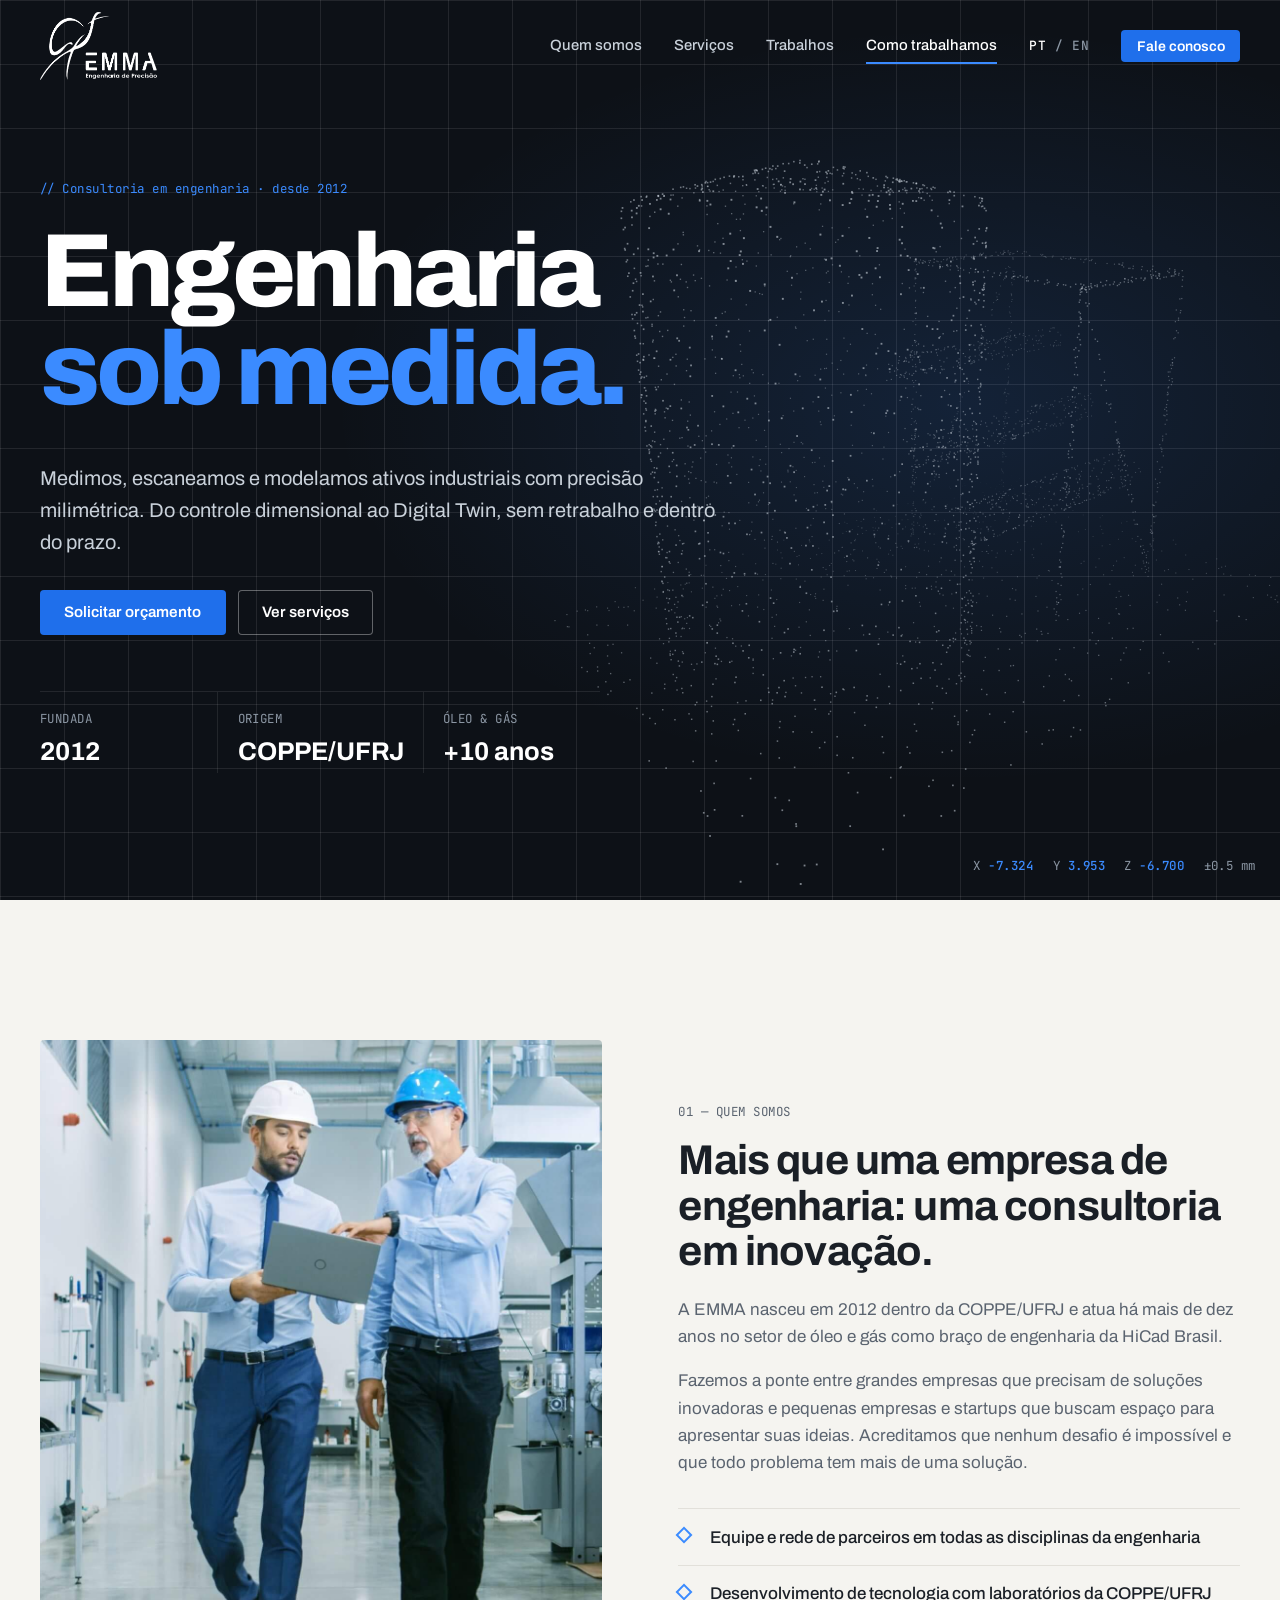
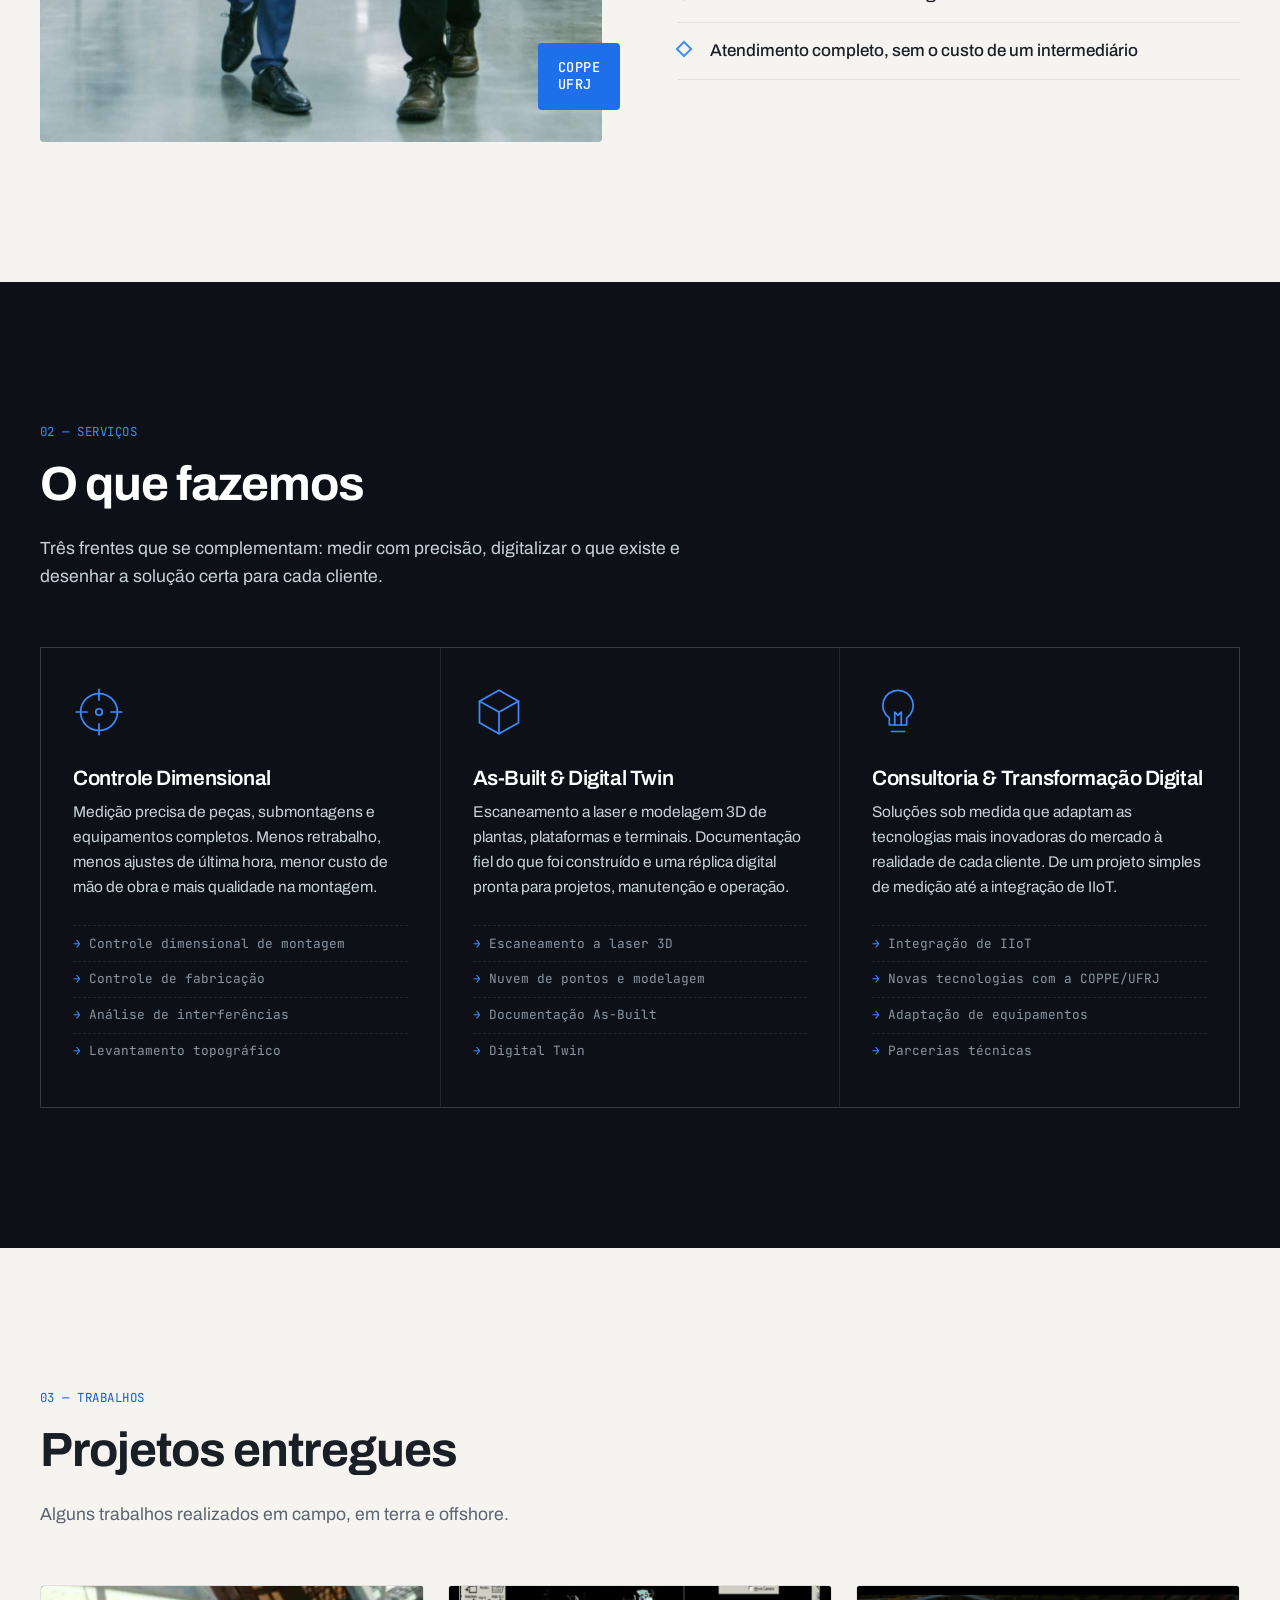
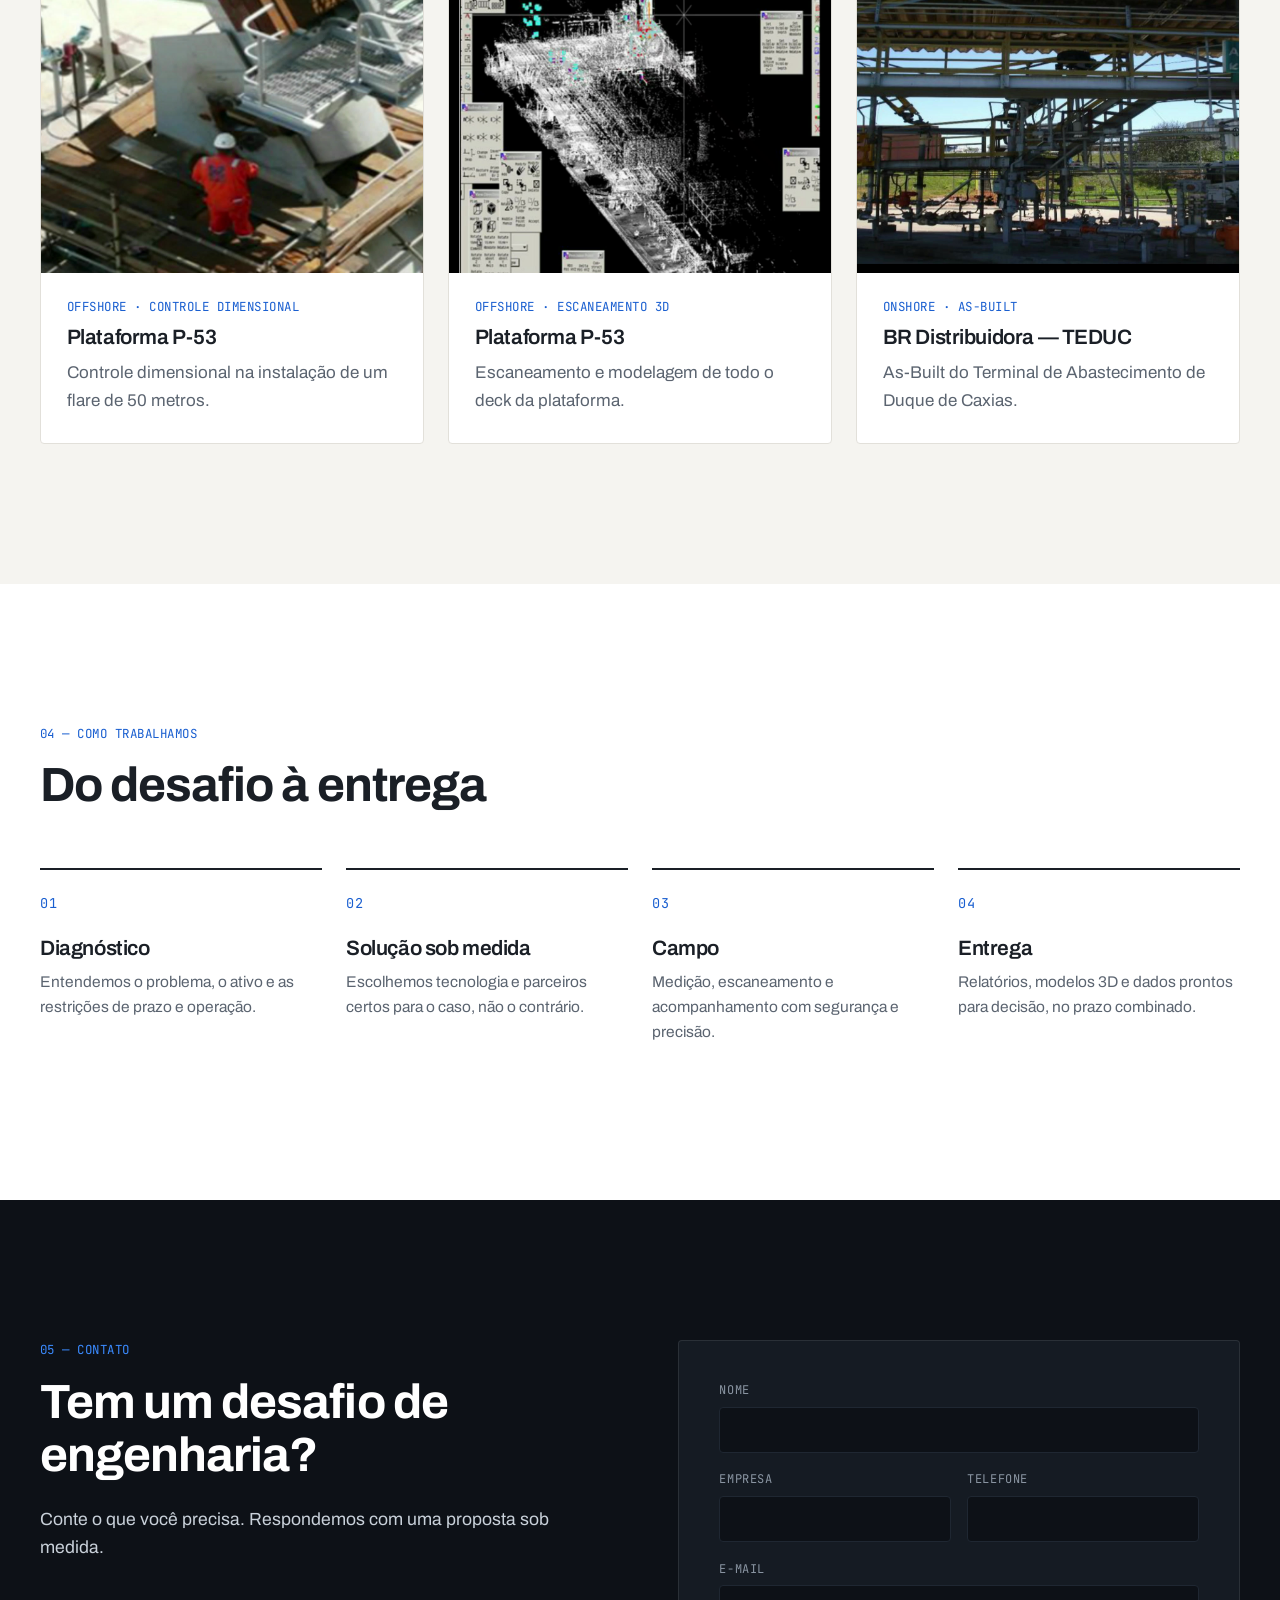
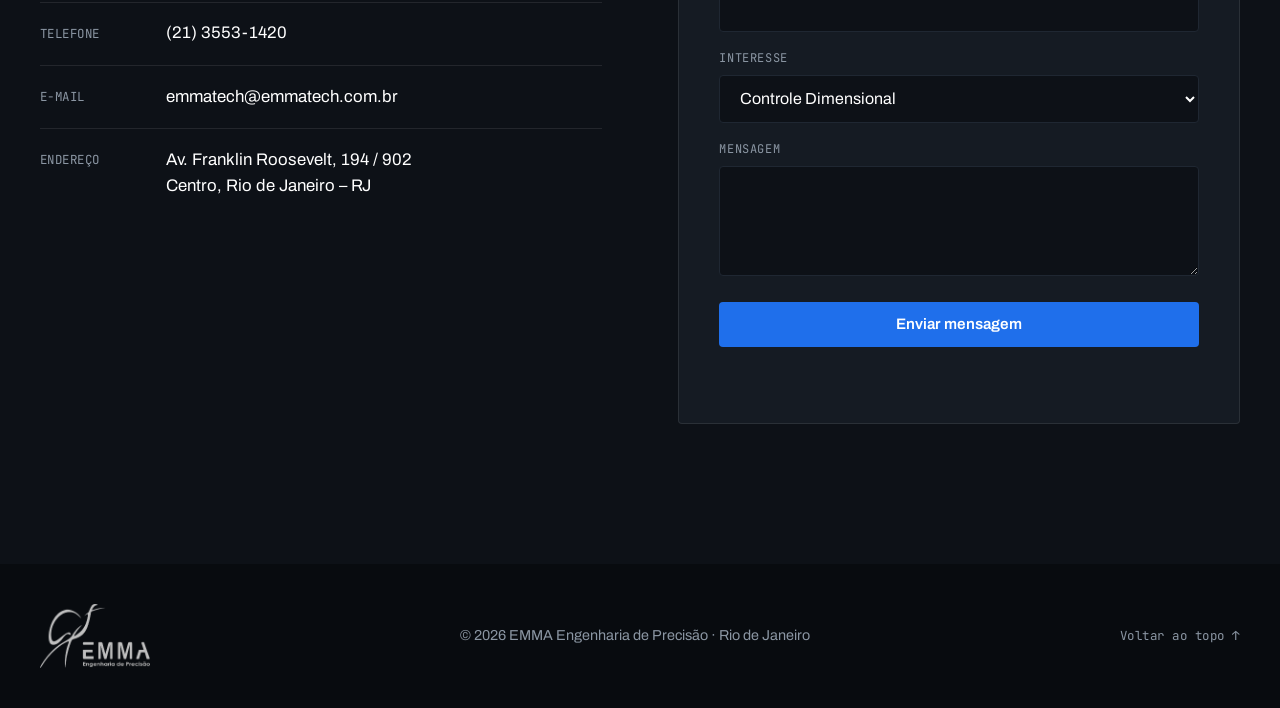
<file: index.html>
<!doctype html>
<html lang="pt-BR">
<head>
  <meta charset="utf-8">
  <meta name="viewport" content="width=device-width, initial-scale=1">
  <title>EMMA Engenharia de Precisão | Controle Dimensional, As-Built e Digital Twin</title>
  <meta name="description" content="Consultoria de engenharia nascida na COPPE/UFRJ. Controle dimensional, escaneamento a laser, As-Built, Digital Twin e transformação digital para óleo e gás e indústria.">
  <meta property="og:title" content="EMMA Engenharia de Precisão">
  <meta property="og:description" content="Engenharia sob medida: controle dimensional, As-Built e Digital Twin desde 2012.">
  <meta property="og:image" content="assets/img/quem-somos.jpg">
  <meta name="theme-color" content="#0d1117">
  <link rel="icon" href="assets/img/icone.png">
  <link rel="alternate" hreflang="pt-BR" href="./">
  <link rel="alternate" hreflang="en-GB" href="en/">
  <link rel="preconnect" href="https://fonts.googleapis.com">
  <link rel="preconnect" href="https://fonts.gstatic.com" crossorigin>
  <link href="https://fonts.googleapis.com/css2?family=Archivo:wght@400;500;600;700;800&family=JetBrains+Mono:wght@400;500&display=swap" rel="stylesheet">
  <link rel="stylesheet" href="css/style.css">
</head>
<body>

<header class="topo" id="topo">
  <div class="wrap topo-inner">
    <a href="#inicio" class="marca" aria-label="EMMA Engenharia de Precisão, início">
      <img src="assets/img/logo.png" alt="EMMA Engenharia de Precisão" width="918" height="533">
    </a>
    <button class="menu-btn" aria-label="Abrir menu" aria-expanded="false" aria-controls="nav">
      <span></span><span></span>
    </button>
    <nav id="nav" class="nav">
      <a href="#sobre">Quem somos</a>
      <a href="#servicos">Serviços</a>
      <a href="#trabalhos">Trabalhos</a>
      <a href="#processo">Como trabalhamos</a>
      <a href="en/" class="idioma mono" hreflang="en-GB" lang="en-GB" title="English version"><b>PT</b> / EN</a>
      <a href="#contato" class="btn btn-sm">Fale conosco</a>
    </nav>
  </div>
</header>

<main>

  <!-- HERO -->
  <section class="hero" id="inicio">
    <canvas id="nuvem" aria-hidden="true"></canvas>
    <div class="wrap hero-inner">
      <p class="tag mono">// Consultoria em engenharia · desde 2012</p>
      <h1>Engenharia<br><span class="destaque">sob medida.</span></h1>
      <p class="lead">Medimos, escaneamos e modelamos ativos industriais com precisão milimétrica. Do controle dimensional ao Digital Twin, sem retrabalho e dentro do prazo.</p>
      <div class="hero-acoes">
        <a href="#contato" class="btn">Solicitar orçamento</a>
        <a href="#servicos" class="btn btn-ghost">Ver serviços</a>
      </div>
      <dl class="numeros">
        <div><dt class="mono">Fundada</dt><dd>2012</dd></div>
        <div><dt class="mono">Origem</dt><dd>COPPE/UFRJ</dd></div>
        <div><dt class="mono">Óleo &amp; gás</dt><dd>+10 anos</dd></div>
      </dl>
    </div>
    <div class="hero-coord mono" aria-hidden="true">
      <span>X <b id="cx">0.000</b></span>
      <span>Y <b id="cy">0.000</b></span>
      <span>Z <b id="cz">0.000</b></span>
      <span>±0.5 mm</span>
    </div>
  </section>

  <!-- SOBRE -->
  <section class="secao" id="sobre">
    <div class="wrap sobre">
      <div class="sobre-img revelar">
        <img src="assets/img/quem-somos.jpg" alt="Engenheiros conversando em um ambiente industrial" loading="lazy">
        <div class="selo mono">COPPE<br>UFRJ</div>
      </div>
      <div class="sobre-txt revelar">
        <p class="rotulo mono">01 — Quem somos</p>
        <h2>Mais que uma empresa de engenharia: uma consultoria em inovação.</h2>
        <p>A EMMA nasceu em 2012 dentro da COPPE/UFRJ e atua há mais de dez anos no setor de óleo e gás como braço de engenharia da HiCad Brasil.</p>
        <p>Fazemos a ponte entre grandes empresas que precisam de soluções inovadoras e pequenas empresas e startups que buscam espaço para apresentar suas ideias. Acreditamos que nenhum desafio é impossível e que todo problema tem mais de uma solução.</p>
        <ul class="lista-check">
          <li>Equipe e rede de parceiros em todas as disciplinas da engenharia</li>
          <li>Desenvolvimento de tecnologia com laboratórios da COPPE/UFRJ</li>
          <li>Atendimento completo, sem o custo de um intermediário</li>
        </ul>
      </div>
    </div>
  </section>

  <!-- SERVIÇOS -->
  <section class="secao secao-escura" id="servicos">
    <div class="wrap">
      <div class="cabeca revelar">
        <p class="rotulo mono">02 — Serviços</p>
        <h2>O que fazemos</h2>
        <p class="sub">Três frentes que se complementam: medir com precisão, digitalizar o que existe e desenhar a solução certa para cada cliente.</p>
      </div>

      <div class="servicos">
        <article class="servico revelar">
          <div class="servico-ico" aria-hidden="true">
            <svg viewBox="0 0 48 48"><circle cx="24" cy="24" r="17"/><path d="M24 3v10M24 35v10M3 24h10M35 24h10"/><circle cx="24" cy="24" r="3"/></svg>
          </div>
          <h3>Controle Dimensional</h3>
          <p>Medição precisa de peças, submontagens e equipamentos completos. Menos retrabalho, menos ajustes de última hora, menor custo de mão de obra e mais qualidade na montagem.</p>
          <ul>
            <li>Controle dimensional de montagem</li>
            <li>Controle de fabricação</li>
            <li>Análise de interferências</li>
            <li>Levantamento topográfico</li>
          </ul>
        </article>

        <article class="servico revelar">
          <div class="servico-ico" aria-hidden="true">
            <svg viewBox="0 0 48 48"><path d="M6 34l18 10 18-10V14L24 4 6 14z"/><path d="M6 14l18 10 18-10M24 24v20"/></svg>
          </div>
          <h3>As-Built &amp; Digital Twin</h3>
          <p>Escaneamento a laser e modelagem 3D de plantas, plataformas e terminais. Documentação fiel do que foi construído e uma réplica digital pronta para projetos, manutenção e operação.</p>
          <ul>
            <li>Escaneamento a laser 3D</li>
            <li>Nuvem de pontos e modelagem</li>
            <li>Documentação As-Built</li>
            <li>Digital Twin</li>
          </ul>
        </article>

        <article class="servico revelar">
          <div class="servico-ico" aria-hidden="true">
            <svg viewBox="0 0 48 48"><path d="M24 4a14 14 0 0 0-8 25.5V36h16v-6.5A14 14 0 0 0 24 4z"/><path d="M18 42h12M21 36V24l3 3 3-3v12"/></svg>
          </div>
          <h3>Consultoria &amp; Transformação Digital</h3>
          <p>Soluções sob medida que adaptam as tecnologias mais inovadoras do mercado à realidade de cada cliente. De um projeto simples de medição até a integração de IIoT.</p>
          <ul>
            <li>Integração de IIoT</li>
            <li>Novas tecnologias com a COPPE/UFRJ</li>
            <li>Adaptação de equipamentos</li>
            <li>Parcerias técnicas</li>
          </ul>
        </article>
      </div>
    </div>
  </section>

  <!-- TRABALHOS -->
  <section class="secao" id="trabalhos">
    <div class="wrap">
      <div class="cabeca revelar">
        <p class="rotulo mono">03 — Trabalhos</p>
        <h2>Projetos entregues</h2>
        <p class="sub">Alguns trabalhos realizados em campo, em terra e offshore.</p>
      </div>

      <div class="trabalhos">
        <article class="trabalho revelar">
          <div class="trabalho-img"><img src="assets/img/trabalho-p53-flare.jpg" alt="Técnico trabalhando na base do flare da Plataforma P-53" loading="lazy"></div>
          <div class="trabalho-txt">
            <p class="mono meta">Offshore · Controle dimensional</p>
            <h3>Plataforma P-53</h3>
            <p>Controle dimensional na instalação de um flare de 50 metros.</p>
          </div>
        </article>
        <article class="trabalho revelar">
          <div class="trabalho-img"><img src="assets/img/trabalho-p53-scan.jpg" alt="Nuvem de pontos do deck da Plataforma P-53" loading="lazy"></div>
          <div class="trabalho-txt">
            <p class="mono meta">Offshore · Escaneamento 3D</p>
            <h3>Plataforma P-53</h3>
            <p>Escaneamento e modelagem de todo o deck da plataforma.</p>
          </div>
        </article>
        <article class="trabalho revelar">
          <div class="trabalho-img"><img src="assets/img/trabalho-teduc.jpg" alt="Estrutura de carregamento do Terminal TEDUC" loading="lazy"></div>
          <div class="trabalho-txt">
            <p class="mono meta">Onshore · As-Built</p>
            <h3>BR Distribuidora — TEDUC</h3>
            <p>As-Built do Terminal de Abastecimento de Duque de Caxias.</p>
          </div>
        </article>
      </div>
    </div>
  </section>

  <!-- PROCESSO -->
  <section class="secao secao-clara" id="processo">
    <div class="wrap">
      <div class="cabeca revelar">
        <p class="rotulo mono">04 — Como trabalhamos</p>
        <h2>Do desafio à entrega</h2>
      </div>
      <ol class="passos">
        <li class="revelar"><span class="mono">01</span><h3>Diagnóstico</h3><p>Entendemos o problema, o ativo e as restrições de prazo e operação.</p></li>
        <li class="revelar"><span class="mono">02</span><h3>Solução sob medida</h3><p>Escolhemos tecnologia e parceiros certos para o caso, não o contrário.</p></li>
        <li class="revelar"><span class="mono">03</span><h3>Campo</h3><p>Medição, escaneamento e acompanhamento com segurança e precisão.</p></li>
        <li class="revelar"><span class="mono">04</span><h3>Entrega</h3><p>Relatórios, modelos 3D e dados prontos para decisão, no prazo combinado.</p></li>
      </ol>
    </div>
  </section>

  <!-- CTA / CONTATO -->
  <section class="secao secao-escura" id="contato">
    <div class="wrap contato">
      <div class="contato-txt revelar">
        <p class="rotulo mono">05 — Contato</p>
        <h2>Tem um desafio de engenharia?</h2>
        <p class="sub">Conte o que você precisa. Respondemos com uma proposta sob medida.</p>
        <ul class="contato-dados">
          <li>
            <span class="mono">Telefone</span>
            <a href="tel:+552135531420">(21) 3553-1420</a>
          </li>
          <li>
            <span class="mono">E-mail</span>
            <a href="mailto:emmatech@emmatech.com.br">emmatech@emmatech.com.br</a>
          </li>
          <li>
            <span class="mono">Endereço</span>
            <a href="https://www.google.com/maps/search/?api=1&query=Av.+Franklin+Roosevelt,+194,+Centro,+Rio+de+Janeiro" target="_blank" rel="noopener">Av. Franklin Roosevelt, 194 / 902<br>Centro, Rio de Janeiro – RJ</a>
          </li>
        </ul>
      </div>

      <form class="form revelar" id="form-contato" name="contato" method="POST" data-netlify="true" netlify-honeypot="bot-field" novalidate>
        <input type="hidden" name="form-name" value="contato">
        <input type="hidden" name="subject" value="Contato pelo site EMMA">
        <input type="hidden" name="idioma" value="Português">
        <p class="escondido"><label>Não preencha este campo <input name="bot-field" tabindex="-1" autocomplete="off"></label></p>
        <div class="campo">
          <label for="f-nome">Nome</label>
          <input id="f-nome" name="nome" type="text" autocomplete="name" required>
        </div>
        <div class="campo-duplo">
          <div class="campo">
            <label for="f-empresa">Empresa</label>
            <input id="f-empresa" name="empresa" type="text" autocomplete="organization">
          </div>
          <div class="campo">
            <label for="f-tel">Telefone</label>
            <input id="f-tel" name="telefone" type="tel" autocomplete="tel">
          </div>
        </div>
        <div class="campo">
          <label for="f-email">E-mail</label>
          <input id="f-email" name="email" type="email" autocomplete="email" required>
        </div>
        <div class="campo">
          <label for="f-servico">Interesse</label>
          <select id="f-servico" name="servico">
            <option>Controle Dimensional</option>
            <option>As-Built &amp; Digital Twin</option>
            <option>Consultoria &amp; Transformação Digital</option>
            <option>Outro</option>
          </select>
        </div>
        <div class="campo">
          <label for="f-msg">Mensagem</label>
          <textarea id="f-msg" name="mensagem" rows="4" required></textarea>
        </div>
        <button class="btn btn-full" type="submit">Enviar mensagem</button>
        <p class="form-nota" id="form-nota" role="status"></p>
      </form>
    </div>
  </section>

</main>

<footer class="rodape">
  <div class="wrap rodape-inner">
    <img src="assets/img/logo.png" alt="EMMA Engenharia de Precisão" class="rodape-logo" width="918" height="533" loading="lazy">
    <p>© <span id="ano">2026</span> EMMA Engenharia de Precisão · Rio de Janeiro</p>
    <a href="#inicio" class="mono">Voltar ao topo ↑</a>
  </div>
</footer>

<script src="js/main.js"></script>
</body>
</html>
</file>
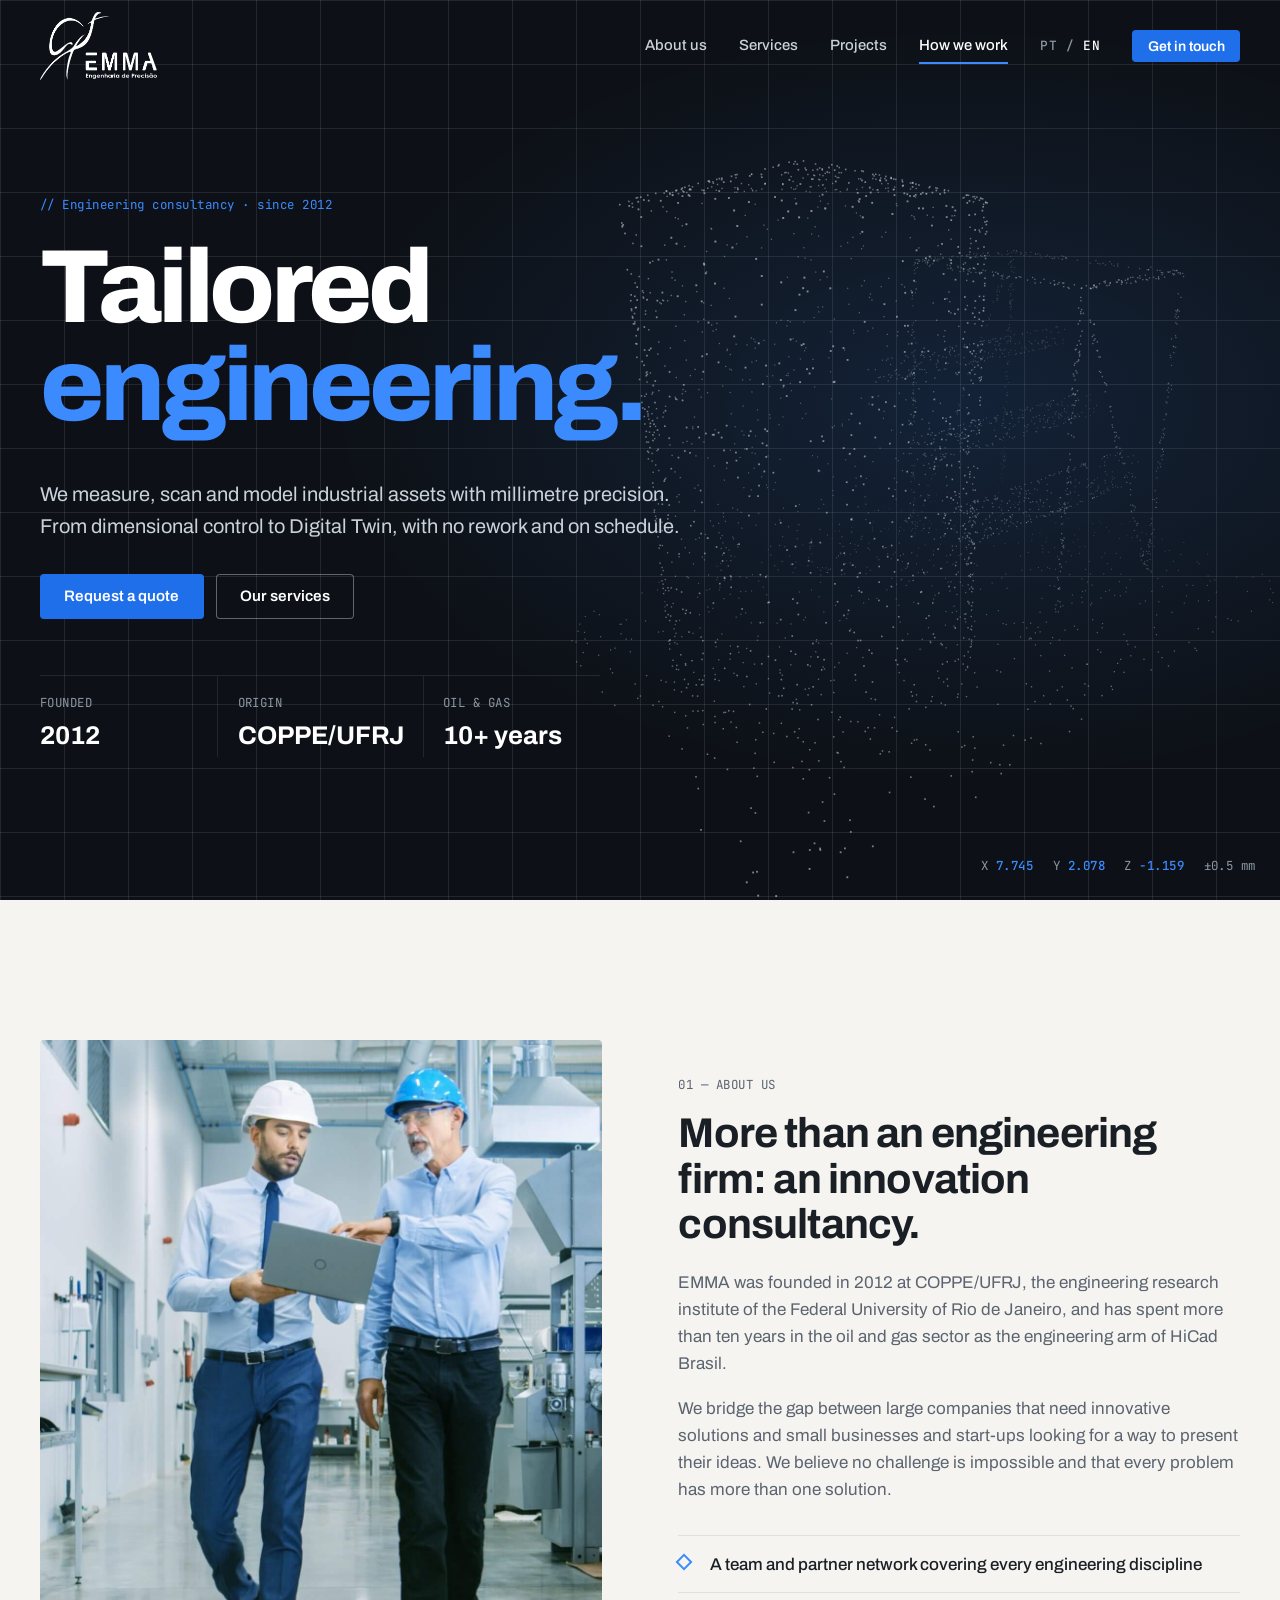
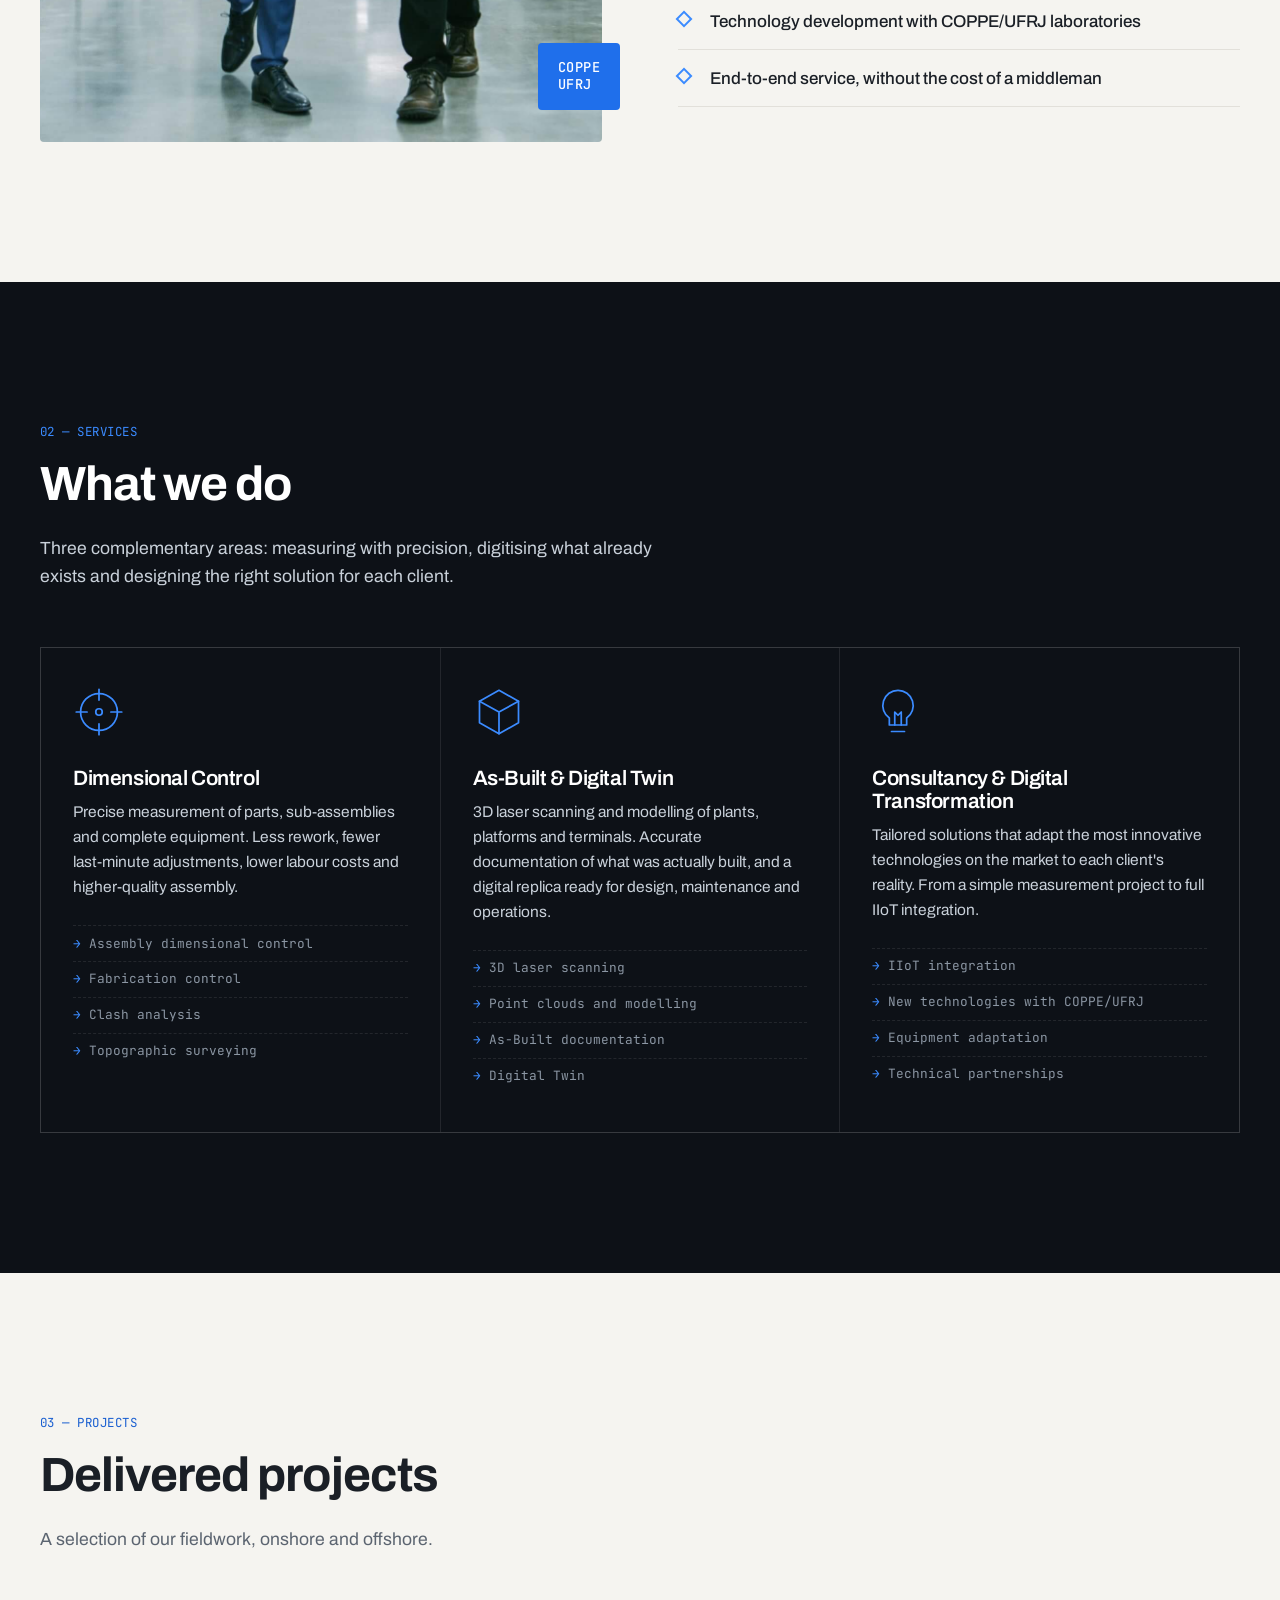
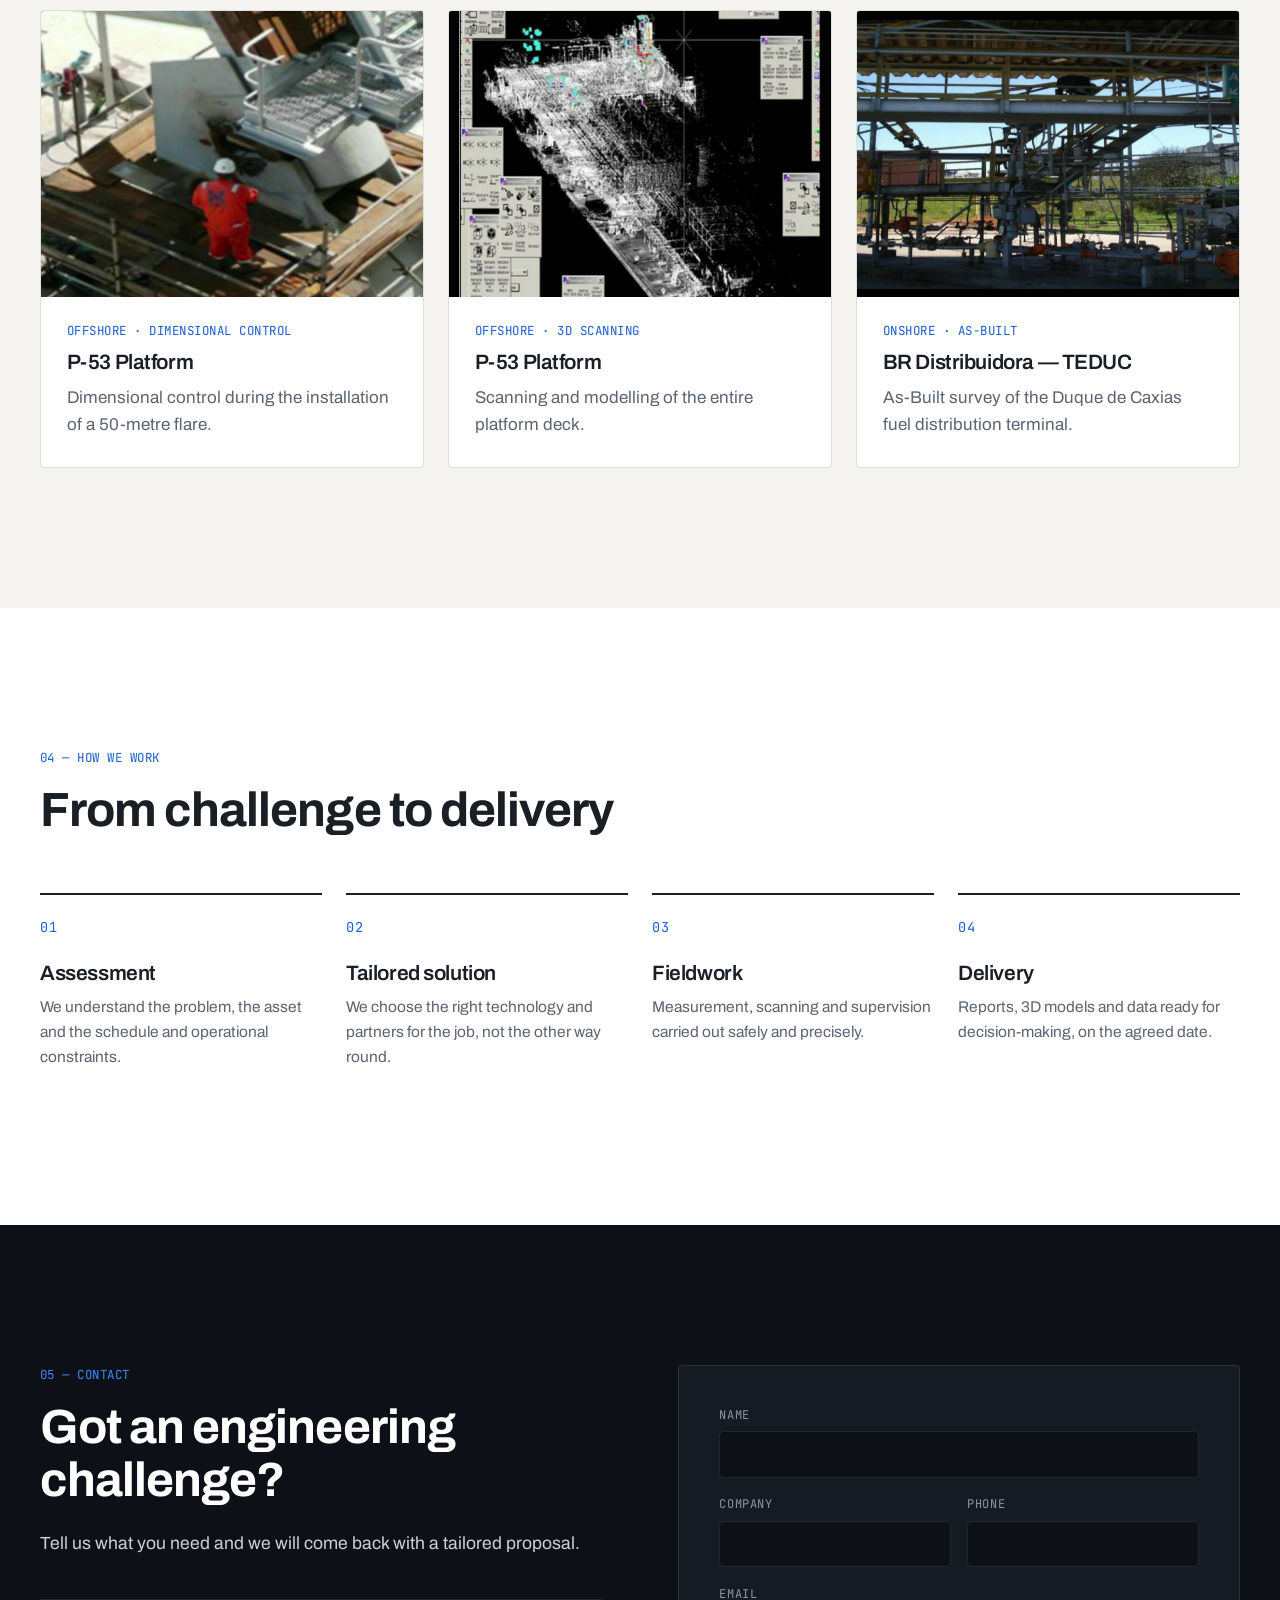
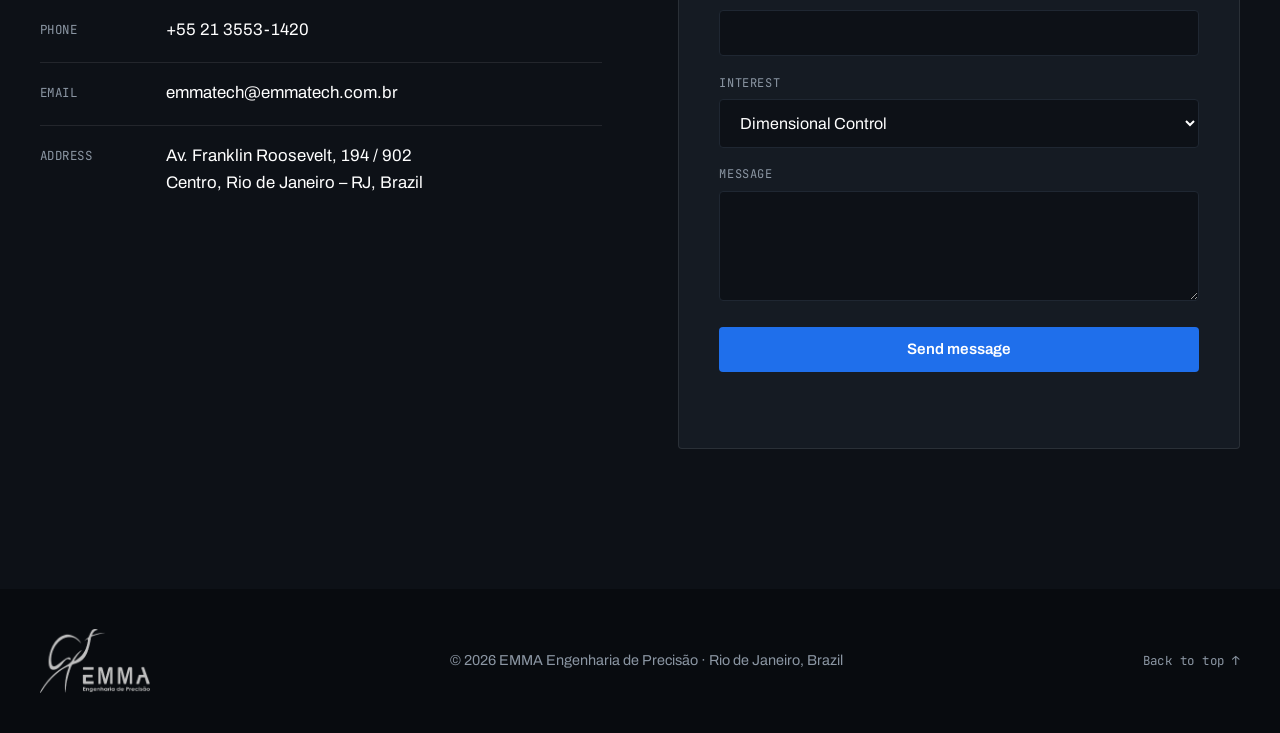
<file: en/index.html>
<!doctype html>
<html lang="en-GB">
<head>
  <meta charset="utf-8">
  <meta name="viewport" content="width=device-width, initial-scale=1">
  <title>EMMA Precision Engineering | Dimensional Control, As-Built and Digital Twin</title>
  <meta name="description" content="Engineering consultancy founded at COPPE/UFRJ. Dimensional control, laser scanning, As-Built, Digital Twin and digital transformation for oil and gas and industry.">
  <meta property="og:title" content="EMMA Precision Engineering">
  <meta property="og:description" content="Tailored engineering: dimensional control, As-Built and Digital Twin since 2012.">
  <meta property="og:image" content="../assets/img/quem-somos.jpg">
  <meta name="theme-color" content="#0d1117">
  <link rel="icon" href="../assets/img/icone.png">
  <link rel="alternate" hreflang="pt-BR" href="../">
  <link rel="alternate" hreflang="en-GB" href="./">
  <link rel="preconnect" href="https://fonts.googleapis.com">
  <link rel="preconnect" href="https://fonts.gstatic.com" crossorigin>
  <link href="https://fonts.googleapis.com/css2?family=Archivo:wght@400;500;600;700;800&family=JetBrains+Mono:wght@400;500&display=swap" rel="stylesheet">
  <link rel="stylesheet" href="../css/style.css">
</head>
<body>

<header class="topo" id="topo">
  <div class="wrap topo-inner">
    <a href="#inicio" class="marca" aria-label="EMMA Precision Engineering, home">
      <img src="../assets/img/logo.png" alt="EMMA Engenharia de Precisão" width="918" height="533">
    </a>
    <button class="menu-btn" aria-label="Open menu" aria-expanded="false" aria-controls="nav">
      <span></span><span></span>
    </button>
    <nav id="nav" class="nav">
      <a href="#sobre">About us</a>
      <a href="#servicos">Services</a>
      <a href="#trabalhos">Projects</a>
      <a href="#processo">How we work</a>
      <a href="../" class="idioma mono" hreflang="pt-BR" lang="pt-BR" title="Versão em português">PT / <b>EN</b></a>
      <a href="#contato" class="btn btn-sm">Get in touch</a>
    </nav>
  </div>
</header>

<main>

  <!-- HERO -->
  <section class="hero" id="inicio">
    <canvas id="nuvem" aria-hidden="true"></canvas>
    <div class="wrap hero-inner">
      <p class="tag mono">// Engineering consultancy · since 2012</p>
      <h1>Tailored<br><span class="destaque">engineering.</span></h1>
      <p class="lead">We measure, scan and model industrial assets with millimetre precision. From dimensional control to Digital Twin, with no rework and on schedule.</p>
      <div class="hero-acoes">
        <a href="#contato" class="btn">Request a quote</a>
        <a href="#servicos" class="btn btn-ghost">Our services</a>
      </div>
      <dl class="numeros">
        <div><dt class="mono">Founded</dt><dd>2012</dd></div>
        <div><dt class="mono">Origin</dt><dd>COPPE/UFRJ</dd></div>
        <div><dt class="mono">Oil &amp; gas</dt><dd>10+ years</dd></div>
      </dl>
    </div>
    <div class="hero-coord mono" aria-hidden="true">
      <span>X <b id="cx">0.000</b></span>
      <span>Y <b id="cy">0.000</b></span>
      <span>Z <b id="cz">0.000</b></span>
      <span>±0.5 mm</span>
    </div>
  </section>

  <!-- ABOUT -->
  <section class="secao" id="sobre">
    <div class="wrap sobre">
      <div class="sobre-img revelar">
        <img src="../assets/img/quem-somos.jpg" alt="Two engineers talking in an industrial facility" loading="lazy">
        <div class="selo mono">COPPE<br>UFRJ</div>
      </div>
      <div class="sobre-txt revelar">
        <p class="rotulo mono">01 — About us</p>
        <h2>More than an engineering firm: an innovation consultancy.</h2>
        <p>EMMA was founded in 2012 at COPPE/UFRJ, the engineering research institute of the Federal University of Rio de Janeiro, and has spent more than ten years in the oil and gas sector as the engineering arm of HiCad Brasil.</p>
        <p>We bridge the gap between large companies that need innovative solutions and small businesses and start-ups looking for a way to present their ideas. We believe no challenge is impossible and that every problem has more than one solution.</p>
        <ul class="lista-check">
          <li>A team and partner network covering every engineering discipline</li>
          <li>Technology development with COPPE/UFRJ laboratories</li>
          <li>End-to-end service, without the cost of a middleman</li>
        </ul>
      </div>
    </div>
  </section>

  <!-- SERVICES -->
  <section class="secao secao-escura" id="servicos">
    <div class="wrap">
      <div class="cabeca revelar">
        <p class="rotulo mono">02 — Services</p>
        <h2>What we do</h2>
        <p class="sub">Three complementary areas: measuring with precision, digitising what already exists and designing the right solution for each client.</p>
      </div>

      <div class="servicos">
        <article class="servico revelar">
          <div class="servico-ico" aria-hidden="true">
            <svg viewBox="0 0 48 48"><circle cx="24" cy="24" r="17"/><path d="M24 3v10M24 35v10M3 24h10M35 24h10"/><circle cx="24" cy="24" r="3"/></svg>
          </div>
          <h3>Dimensional Control</h3>
          <p>Precise measurement of parts, sub-assemblies and complete equipment. Less rework, fewer last-minute adjustments, lower labour costs and higher-quality assembly.</p>
          <ul>
            <li>Assembly dimensional control</li>
            <li>Fabrication control</li>
            <li>Clash analysis</li>
            <li>Topographic surveying</li>
          </ul>
        </article>

        <article class="servico revelar">
          <div class="servico-ico" aria-hidden="true">
            <svg viewBox="0 0 48 48"><path d="M6 34l18 10 18-10V14L24 4 6 14z"/><path d="M6 14l18 10 18-10M24 24v20"/></svg>
          </div>
          <h3>As-Built &amp; Digital Twin</h3>
          <p>3D laser scanning and modelling of plants, platforms and terminals. Accurate documentation of what was actually built, and a digital replica ready for design, maintenance and operations.</p>
          <ul>
            <li>3D laser scanning</li>
            <li>Point clouds and modelling</li>
            <li>As-Built documentation</li>
            <li>Digital Twin</li>
          </ul>
        </article>

        <article class="servico revelar">
          <div class="servico-ico" aria-hidden="true">
            <svg viewBox="0 0 48 48"><path d="M24 4a14 14 0 0 0-8 25.5V36h16v-6.5A14 14 0 0 0 24 4z"/><path d="M18 42h12M21 36V24l3 3 3-3v12"/></svg>
          </div>
          <h3>Consultancy &amp; Digital Transformation</h3>
          <p>Tailored solutions that adapt the most innovative technologies on the market to each client's reality. From a simple measurement project to full IIoT integration.</p>
          <ul>
            <li>IIoT integration</li>
            <li>New technologies with COPPE/UFRJ</li>
            <li>Equipment adaptation</li>
            <li>Technical partnerships</li>
          </ul>
        </article>
      </div>
    </div>
  </section>

  <!-- PROJECTS -->
  <section class="secao" id="trabalhos">
    <div class="wrap">
      <div class="cabeca revelar">
        <p class="rotulo mono">03 — Projects</p>
        <h2>Delivered projects</h2>
        <p class="sub">A selection of our fieldwork, onshore and offshore.</p>
      </div>

      <div class="trabalhos">
        <article class="trabalho revelar">
          <div class="trabalho-img"><img src="../assets/img/trabalho-p53-flare.jpg" alt="Technician working at the base of the P-53 platform flare" loading="lazy"></div>
          <div class="trabalho-txt">
            <p class="mono meta">Offshore · Dimensional control</p>
            <h3>P-53 Platform</h3>
            <p>Dimensional control during the installation of a 50-metre flare.</p>
          </div>
        </article>
        <article class="trabalho revelar">
          <div class="trabalho-img"><img src="../assets/img/trabalho-p53-scan.jpg" alt="Point cloud of the P-53 platform deck" loading="lazy"></div>
          <div class="trabalho-txt">
            <p class="mono meta">Offshore · 3D scanning</p>
            <h3>P-53 Platform</h3>
            <p>Scanning and modelling of the entire platform deck.</p>
          </div>
        </article>
        <article class="trabalho revelar">
          <div class="trabalho-img"><img src="../assets/img/trabalho-teduc.jpg" alt="Loading structure at the TEDUC terminal" loading="lazy"></div>
          <div class="trabalho-txt">
            <p class="mono meta">Onshore · As-Built</p>
            <h3>BR Distribuidora — TEDUC</h3>
            <p>As-Built survey of the Duque de Caxias fuel distribution terminal.</p>
          </div>
        </article>
      </div>
    </div>
  </section>

  <!-- PROCESS -->
  <section class="secao secao-clara" id="processo">
    <div class="wrap">
      <div class="cabeca revelar">
        <p class="rotulo mono">04 — How we work</p>
        <h2>From challenge to delivery</h2>
      </div>
      <ol class="passos">
        <li class="revelar"><span class="mono">01</span><h3>Assessment</h3><p>We understand the problem, the asset and the schedule and operational constraints.</p></li>
        <li class="revelar"><span class="mono">02</span><h3>Tailored solution</h3><p>We choose the right technology and partners for the job, not the other way round.</p></li>
        <li class="revelar"><span class="mono">03</span><h3>Fieldwork</h3><p>Measurement, scanning and supervision carried out safely and precisely.</p></li>
        <li class="revelar"><span class="mono">04</span><h3>Delivery</h3><p>Reports, 3D models and data ready for decision-making, on the agreed date.</p></li>
      </ol>
    </div>
  </section>

  <!-- CONTACT -->
  <section class="secao secao-escura" id="contato">
    <div class="wrap contato">
      <div class="contato-txt revelar">
        <p class="rotulo mono">05 — Contact</p>
        <h2>Got an engineering challenge?</h2>
        <p class="sub">Tell us what you need and we will come back with a tailored proposal.</p>
        <ul class="contato-dados">
          <li>
            <span class="mono">Phone</span>
            <a href="tel:+552135531420">+55 21 3553-1420</a>
          </li>
          <li>
            <span class="mono">Email</span>
            <a href="mailto:emmatech@emmatech.com.br">emmatech@emmatech.com.br</a>
          </li>
          <li>
            <span class="mono">Address</span>
            <a href="https://www.google.com/maps/search/?api=1&query=Av.+Franklin+Roosevelt,+194,+Centro,+Rio+de+Janeiro" target="_blank" rel="noopener">Av. Franklin Roosevelt, 194 / 902<br>Centro, Rio de Janeiro – RJ, Brazil</a>
          </li>
        </ul>
      </div>

      <form class="form revelar" id="form-contato" name="contato" method="POST" data-netlify="true" netlify-honeypot="bot-field" novalidate>
        <input type="hidden" name="form-name" value="contato">
        <input type="hidden" name="subject" value="Website enquiry (EN) - EMMA">
        <input type="hidden" name="idioma" value="English">
        <p class="escondido"><label>Do not fill in this field <input name="bot-field" tabindex="-1" autocomplete="off"></label></p>
        <div class="campo">
          <label for="f-nome">Name</label>
          <input id="f-nome" name="nome" type="text" autocomplete="name" required>
        </div>
        <div class="campo-duplo">
          <div class="campo">
            <label for="f-empresa">Company</label>
            <input id="f-empresa" name="empresa" type="text" autocomplete="organization">
          </div>
          <div class="campo">
            <label for="f-tel">Phone</label>
            <input id="f-tel" name="telefone" type="tel" autocomplete="tel">
          </div>
        </div>
        <div class="campo">
          <label for="f-email">Email</label>
          <input id="f-email" name="email" type="email" autocomplete="email" required>
        </div>
        <div class="campo">
          <label for="f-servico">Interest</label>
          <select id="f-servico" name="servico">
            <option>Dimensional Control</option>
            <option>As-Built &amp; Digital Twin</option>
            <option>Consultancy &amp; Digital Transformation</option>
            <option>Other</option>
          </select>
        </div>
        <div class="campo">
          <label for="f-msg">Message</label>
          <textarea id="f-msg" name="mensagem" rows="4" required></textarea>
        </div>
        <button class="btn btn-full" type="submit">Send message</button>
        <p class="form-nota" id="form-nota" role="status"></p>
      </form>
    </div>
  </section>

</main>

<footer class="rodape">
  <div class="wrap rodape-inner">
    <img src="../assets/img/logo.png" alt="EMMA Engenharia de Precisão" class="rodape-logo" width="918" height="533" loading="lazy">
    <p>© <span id="ano">2026</span> EMMA Engenharia de Precisão · Rio de Janeiro, Brazil</p>
    <a href="#inicio" class="mono">Back to top ↑</a>
  </div>
</footer>

<script src="../js/main.js"></script>
</body>
</html>
</file>
<file: css/style.css>
:root {
  --tinta: #0d1117;
  --tinta-2: #151b23;
  --tinta-3: #1f2732;
  --linha-escura: rgba(255, 255, 255, .09);
  --papel: #f5f4f0;
  --branco: #ffffff;
  --texto: #1a1f26;
  --texto-suave: #5b6470;
  --texto-claro: #c9d1da;
  --texto-claro-suave: #8b96a3;
  --linha: #e2e0da;
  --acento: #3b8bff;
  --acento-escuro: #1a5fd0;
  --botao: #1f6feb;
  --raio: 4px;
  --fonte: "Archivo", system-ui, -apple-system, "Segoe UI", sans-serif;
  --mono: "JetBrains Mono", ui-monospace, Consolas, monospace;
  --topo-h: 92px;
}

*, *::before, *::after { box-sizing: border-box; }
html { scroll-behavior: smooth; scroll-padding-top: var(--topo-h); }
body {
  margin: 0;
  font-family: var(--fonte);
  font-size: 17px;
  line-height: 1.6;
  color: var(--texto);
  background: var(--papel);
  -webkit-font-smoothing: antialiased;
}
img { max-width: 100%; display: block; }
a { color: inherit; }
h1, h2, h3 { line-height: 1.1; margin: 0 0 .5em; letter-spacing: -.02em; }
h2 { font-size: clamp(2rem, 4vw, 3rem); font-weight: 700; }
h3 { font-size: 1.3rem; font-weight: 600; }
p { margin: 0 0 1em; }
.mono { font-family: var(--mono); font-size: .78rem; letter-spacing: .04em; }
.wrap { width: min(1200px, 100% - 32px); margin-inline: auto; }

/* ---------- botões ---------- */
.btn {
  display: inline-flex; align-items: center; justify-content: center; gap: .5em;
  padding: .95em 1.6em;
  background: var(--botao); color: #fff;
  font: 600 .95rem var(--fonte);
  text-decoration: none; border: 0; border-radius: var(--raio);
  cursor: pointer;
  transition: background .2s, transform .2s;
}
.btn:hover { background: #3b8bff; transform: translateY(-1px); }
.btn:focus-visible, a:focus-visible, button:focus-visible { outline: 2px solid var(--acento); outline-offset: 3px; }
.btn-ghost { background: transparent; color: #fff; box-shadow: inset 0 0 0 1px rgba(255,255,255,.35); }
.btn-ghost:hover { background: rgba(255,255,255,.08); }
.btn-sm { padding: .6em 1.1em; font-size: .88rem; }
.btn-full { width: 100%; }

/* ---------- topo ---------- */
.topo {
  position: fixed; inset: 0 0 auto; z-index: 50;
  height: var(--topo-h);
  transition: background .3s, box-shadow .3s;
}
.topo.rolado { background: rgba(13, 17, 23, .92); backdrop-filter: blur(10px); box-shadow: 0 1px 0 var(--linha-escura); }
.topo-inner { height: 100%; display: flex; align-items: center; justify-content: space-between; }
.marca img { height: 68px; width: auto; filter: brightness(0) invert(1); }
.nav { display: flex; align-items: center; gap: 2rem; }
.nav a:not(.btn) {
  color: var(--texto-claro); text-decoration: none; font-size: .93rem; font-weight: 500;
  position: relative;
}
.nav a:not(.btn)::after {
  content: ""; position: absolute; left: 0; right: 100%; bottom: -6px; height: 2px;
  background: var(--acento); transition: right .25s;
}
.nav a:not(.btn):hover, .nav a.ativo { color: #fff; }
.nav a:not(.btn):hover::after, .nav a.ativo::after { right: 0; }
.nav a.idioma { font-family: var(--mono); font-size: .8rem; color: var(--texto-claro-suave); }
.nav a.idioma b { color: #fff; font-weight: 500; }
.nav a.idioma::after { display: none; }
.menu-btn { display: none; }

/* ---------- hero ---------- */
.hero {
  position: relative; overflow: hidden;
  min-height: 100vh; min-height: 100svh;
  display: flex; align-items: center;
  background:
    radial-gradient(ellipse 70% 60% at 75% 45%, rgba(59,139,255,.14), transparent 70%),
    linear-gradient(var(--linha-escura) 1px, transparent 1px) 0 0 / 64px 64px,
    linear-gradient(90deg, var(--linha-escura) 1px, transparent 1px) 0 0 / 64px 64px,
    var(--tinta);
  color: #fff;
  padding: calc(var(--topo-h) + 40px) 0 80px;
}
#nuvem { position: absolute; inset: 0; width: 100%; height: 100%; }
.hero-inner { position: relative; z-index: 1; }
.tag { color: var(--acento); margin-bottom: 1.5rem; }
.hero h1 { font-size: clamp(3rem, 9vw, 6.5rem); font-weight: 800; letter-spacing: -.04em; line-height: .95; margin-bottom: .4em; }
.destaque { color: var(--acento); }
.lead { font-size: clamp(1.05rem, 1.6vw, 1.25rem); color: var(--texto-claro); max-width: 34em; }
.hero-acoes { display: flex; flex-wrap: wrap; gap: 12px; margin: 2rem 0 3.5rem; }
.numeros { display: flex; flex-wrap: wrap; gap: 0; margin: 0; max-width: 560px; border-top: 1px solid var(--linha-escura); }
.numeros > div { flex: 1 1 140px; padding: 1.1rem 1.2rem 0 0; }
.numeros > div + div { padding-left: 1.2rem; border-left: 1px solid var(--linha-escura); }
.numeros dt { color: var(--texto-claro-suave); text-transform: uppercase; }
.numeros dd { margin: .2rem 0 0; font-size: 1.6rem; font-weight: 700; }
.hero-coord {
  position: absolute; right: 24px; bottom: 24px; z-index: 1;
  display: flex; gap: 1.2rem; color: var(--texto-claro-suave);
}
.hero-coord b { color: var(--acento); font-weight: 500; display: inline-block; min-width: 4.5ch; }

/* ---------- seções ---------- */
.secao { padding: clamp(80px, 11vw, 140px) 0; }
.secao-escura { background: var(--tinta); color: #fff; }
.secao-escura .sub, .secao-escura p { color: var(--texto-claro); }
.secao-clara { background: var(--branco); }
.rotulo { color: var(--acento-escuro); text-transform: uppercase; margin-bottom: 1rem; }
.secao-escura .rotulo { color: var(--acento); }
.cabeca { max-width: 640px; margin-bottom: 3.5rem; }
.sub { font-size: 1.1rem; color: var(--texto-suave); }

/* sobre */
.sobre { display: grid; grid-template-columns: 1fr 1fr; gap: clamp(40px, 6vw, 96px); align-items: center; }
.sobre-img { position: relative; }
.sobre-img img { aspect-ratio: 4 / 5; object-fit: cover; object-position: 40% center; border-radius: var(--raio); width: 100%; }
.selo {
  position: absolute; right: -18px; bottom: 32px;
  background: var(--botao); color: #fff;
  padding: 1rem 1.2rem; font-weight: 500; font-size: .85rem; line-height: 1.3;
  border-radius: var(--raio);
}
.sobre-txt h2 { font-size: clamp(1.8rem, 3.4vw, 2.6rem); }
.sobre-txt > p { color: var(--texto-suave); }
.lista-check { list-style: none; padding: 0; margin: 2rem 0 0; border-top: 1px solid var(--linha); }
.lista-check li { padding: .9rem 0 .9rem 2rem; border-bottom: 1px solid var(--linha); position: relative; font-weight: 500; }
.lista-check li::before {
  content: ""; position: absolute; left: 0; top: 1.25rem;
  width: 12px; height: 12px; border: 2px solid var(--acento); transform: rotate(45deg);
}

/* serviços */
.servicos { display: grid; grid-template-columns: repeat(3, 1fr); gap: 1px; background: var(--linha-escura); border: 1px solid var(--linha-escura); }
.servico { background: var(--tinta); padding: 2.4rem 2rem; transition: background .3s; }
.servico:hover { background: var(--tinta-2); }
.servico-ico { width: 52px; height: 52px; margin-bottom: 1.8rem; }
.servico-ico svg { width: 100%; height: 100%; fill: none; stroke: var(--acento); stroke-width: 1.6; stroke-linejoin: round; stroke-linecap: round; }
.servico h3 { color: #fff; }
.servico > p { font-size: .97rem; }
.servico ul { list-style: none; padding: 0; margin: 1.6rem 0 0; }
.servico li { font-family: var(--mono); font-size: .8rem; color: var(--texto-claro-suave); padding: .45rem 0; border-top: 1px dashed var(--linha-escura); }
.servico li::before { content: "→ "; color: var(--acento); }

/* trabalhos */
.trabalhos { display: grid; grid-template-columns: repeat(3, 1fr); gap: 24px; }
.trabalho { background: var(--branco); border-radius: var(--raio); overflow: hidden; border: 1px solid var(--linha); transition: transform .3s, box-shadow .3s; }
.trabalho:hover { transform: translateY(-4px); box-shadow: 0 18px 40px -20px rgba(13,17,23,.35); }
.trabalho-img { aspect-ratio: 4 / 3; overflow: hidden; background: var(--tinta); }
.trabalho-img img { width: 100%; height: 100%; object-fit: cover; transform: scale(1.18); transition: transform .6s; }
.trabalho:hover .trabalho-img img { transform: scale(1.25); }
.trabalho-txt { padding: 1.5rem 1.6rem 1.8rem; }
.meta { color: var(--acento-escuro); text-transform: uppercase; margin-bottom: .6rem; }
.trabalho-txt p:last-child { color: var(--texto-suave); margin: 0; }

/* processo */
.passos { list-style: none; padding: 0; margin: 0; display: grid; grid-template-columns: repeat(4, 1fr); gap: 24px; counter-reset: p; }
.passos li { border-top: 2px solid var(--texto); padding-top: 1.4rem; }
.passos span { display: block; color: var(--acento-escuro); margin-bottom: 1.4rem; font-size: .85rem; }
.passos p { color: var(--texto-suave); font-size: .97rem; }

/* contato */
.contato { display: grid; grid-template-columns: 1fr 1fr; gap: clamp(40px, 6vw, 96px); align-items: start; }
.contato-dados { list-style: none; padding: 0; margin: 2.5rem 0 0; }
.contato-dados li { padding: 1.1rem 0; border-top: 1px solid var(--linha-escura); display: grid; grid-template-columns: 110px 1fr; gap: 1rem; }
.contato-dados span { color: var(--texto-claro-suave); text-transform: uppercase; padding-top: .2rem; }
.contato-dados a { color: #fff; text-decoration: none; font-size: 1.05rem; }
.contato-dados a:hover { color: var(--acento); }

.form { background: var(--tinta-2); border: 1px solid var(--linha-escura); padding: clamp(24px, 4vw, 40px); border-radius: var(--raio); }
.campo { margin-bottom: 1.1rem; }
.campo-duplo { display: grid; grid-template-columns: 1fr 1fr; gap: 1rem; }
.campo label { display: block; font-family: var(--mono); font-size: .75rem; text-transform: uppercase; letter-spacing: .05em; color: var(--texto-claro-suave); margin-bottom: .4rem; }
.campo input, .campo select, .campo textarea {
  width: 100%; padding: .85em 1em;
  background: var(--tinta); color: #fff;
  border: 1px solid var(--tinta-3); border-radius: var(--raio);
  font: 400 1rem var(--fonte);
  transition: border-color .2s;
}
.campo textarea { resize: vertical; min-height: 110px; }
.campo input:focus, .campo select:focus, .campo textarea:focus { outline: none; border-color: var(--acento); }
.campo .invalido { border-color: #e5534b; }
.form-nota { margin: 1rem 0 0; font-size: .9rem; min-height: 1.4em; }
.form-nota a { color: var(--acento); }
.escondido { position: absolute; left: -9999px; width: 1px; height: 1px; overflow: hidden; }
.btn:disabled { opacity: .6; cursor: wait; transform: none; }

/* rodapé */
.rodape { background: #080b0f; color: var(--texto-claro-suave); padding: 40px 0; font-size: .9rem; }
.rodape-inner { display: flex; align-items: center; justify-content: space-between; gap: 1.5rem; flex-wrap: wrap; }
.rodape p { margin: 0; }
.rodape-logo { height: 64px; width: auto; filter: brightness(0) invert(.75); }
.rodape a { text-decoration: none; }
.rodape a:hover { color: var(--acento); }

/* animação de entrada */
.revelar { opacity: 0; transform: translateY(24px); transition: opacity .7s ease, transform .7s ease; }
.revelar.visivel { opacity: 1; transform: none; }
.servicos .revelar:nth-child(2), .trabalhos .revelar:nth-child(2), .passos .revelar:nth-child(2) { transition-delay: .1s; }
.servicos .revelar:nth-child(3), .trabalhos .revelar:nth-child(3), .passos .revelar:nth-child(3) { transition-delay: .2s; }
.passos .revelar:nth-child(4) { transition-delay: .3s; }

@media (prefers-reduced-motion: reduce) {
  html { scroll-behavior: auto; }
  .revelar { opacity: 1; transform: none; transition: none; }
}

/* ---------- responsivo ---------- */
@media (max-width: 980px) {
  .servicos, .trabalhos { grid-template-columns: 1fr; }
  .trabalhos { max-width: 560px; }
  .passos { grid-template-columns: 1fr 1fr; row-gap: 40px; }
  .sobre, .contato { grid-template-columns: 1fr; }
  .sobre-img img { aspect-ratio: 16 / 10; }
  .selo { right: 16px; bottom: -18px; }
}

@media (max-width: 820px) {
  :root { --topo-h: 76px; }
  .marca img { height: 54px; }
  .menu-btn {
    display: flex; flex-direction: column; justify-content: center; gap: 7px;
    width: 44px; height: 44px; padding: 0 10px;
    background: transparent; border: 0; cursor: pointer;
  }
  .menu-btn span { display: block; height: 2px; background: #fff; transition: transform .25s; }
  .menu-btn[aria-expanded="true"] span:first-child { transform: translateY(4.5px) rotate(45deg); }
  .menu-btn[aria-expanded="true"] span:last-child { transform: translateY(-4.5px) rotate(-45deg); }
  .nav {
    position: fixed; inset: var(--topo-h) 0 auto; flex-direction: column; align-items: stretch; gap: 0;
    background: var(--tinta); padding: 8px 16px 24px; border-bottom: 1px solid var(--linha-escura);
    transform: translateY(-120%); visibility: hidden; transition: transform .3s, visibility .3s;
  }
  .nav.aberto { transform: none; visibility: visible; }
  .nav a:not(.btn) { padding: 1rem 0; border-bottom: 1px solid var(--linha-escura); font-size: 1.05rem; }
  .nav a:not(.btn)::after { display: none; }
  .nav .btn { margin-top: 1rem; }
  .topo.menu-aberto { background: var(--tinta); }
  .hero-coord { display: none; }
}

@media (max-width: 560px) {
  body { font-size: 16px; }
  .passos { grid-template-columns: 1fr; }
  .campo-duplo { grid-template-columns: 1fr; gap: 0; }
  .contato-dados li { grid-template-columns: 1fr; gap: .2rem; }
  .numeros { display: grid; grid-template-columns: repeat(3, auto); }
  .numeros > div { padding-right: .6rem; }
  .numeros > div + div { padding-left: .7rem; }
  .numeros dt { font-size: .68rem; }
  .numeros dd { font-size: 1.05rem; }
  .hero-acoes .btn { flex: 1 1 auto; }
  .rodape-inner { flex-direction: column; text-align: center; }
}
</file>
